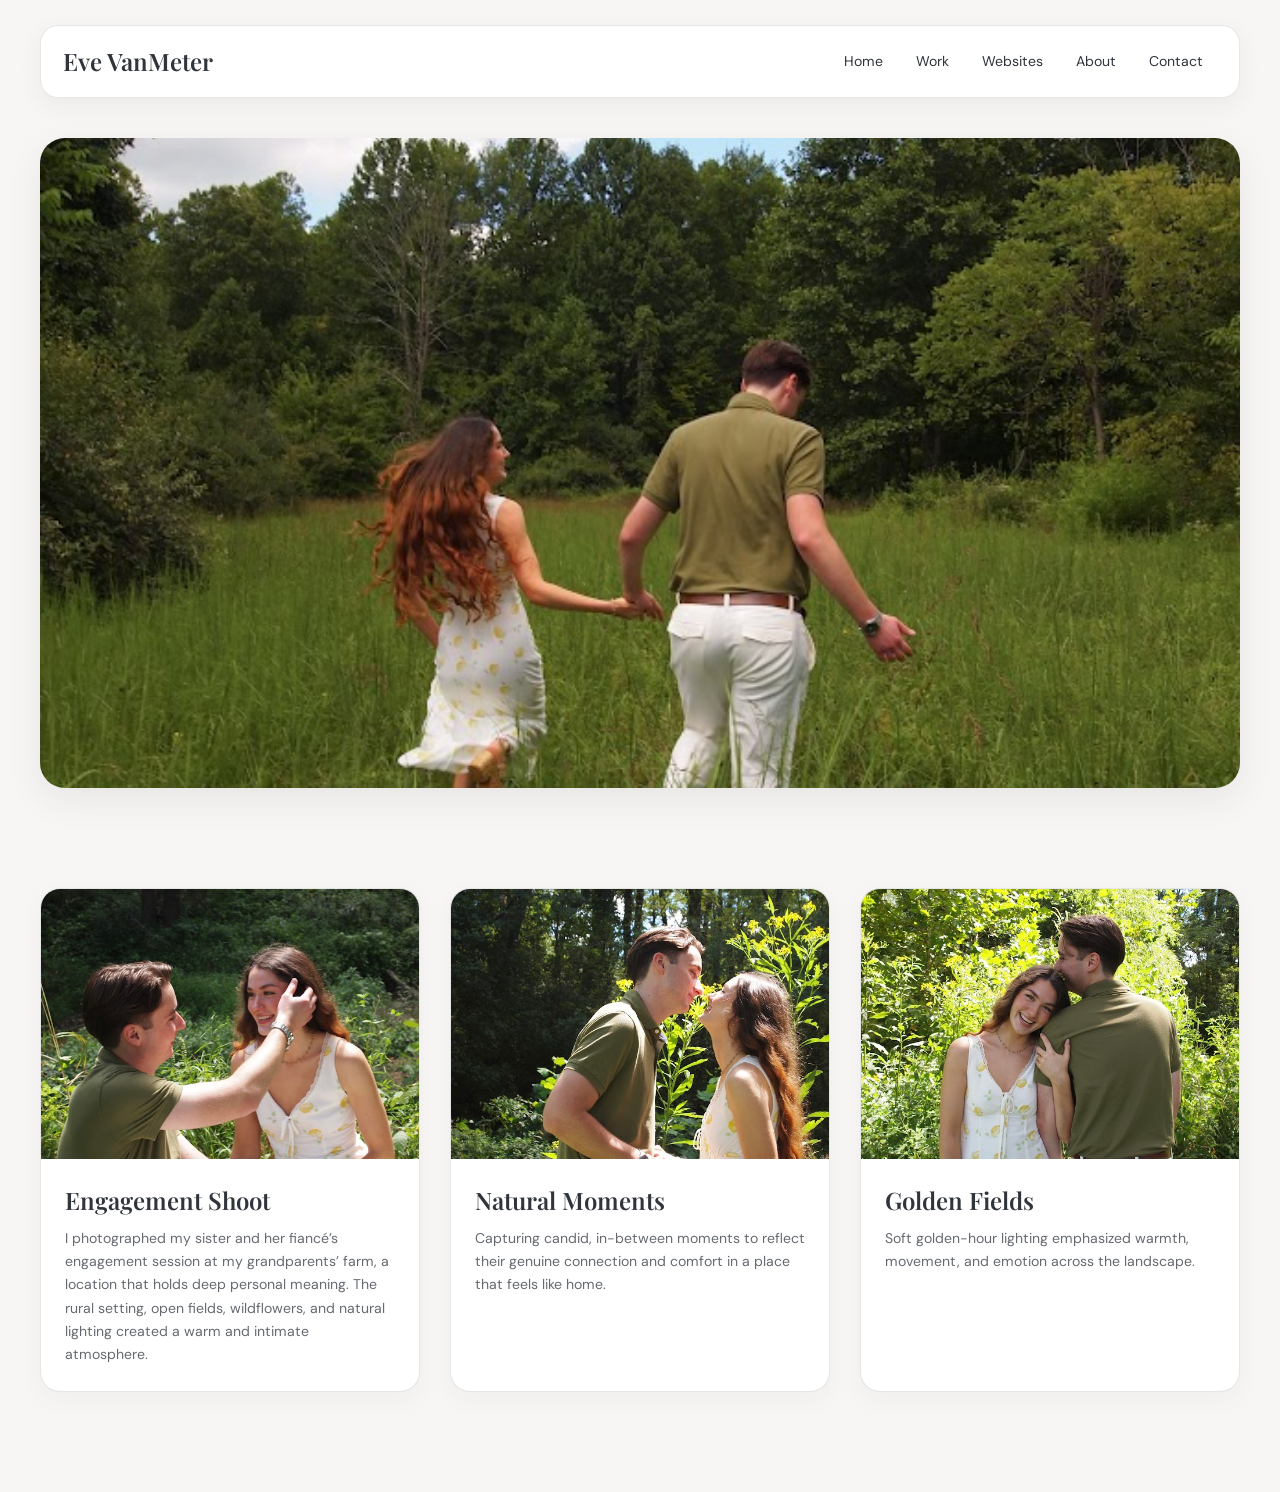
<file: index.html>
<!doctype html>
<html>
  <head>
    <title>Eve VanMeter</title>
    <link rel="stylesheet" href="styles.css" />
  </head>

  <body>
    <!-- NAV -->
    <nav>
      <h1 class="logo">Eve VanMeter</h1>

      <ul>
        <li><a href="index.html">Home</a></li>
        <li><a href="photos.html">Work</a></li>
        <li><a href="websites.html">Websites</a></li>
        <li><a href="about.html">About</a></li>
        <li><a href="contact.html">Contact</a></li>
      </ul>
    </nav>

    <div class="page">
      <!-- HERO -->
      <section class="hero-image">
        <img src="images/image.png" alt="Hero Image" />
      </section>

      <!-- HOME GALLERY -->
      <section class="home-gallery">
        <div class="gallery-item">
          <img src="images/IMG_4433 (1).JPG" alt="Engagement 1" />

          <div class="text-box">
            <h3>Engagement Shoot</h3>
            <p>
              I photographed my sister and her fiancé’s engagement session at my
              grandparents’ farm, a location that holds deep personal meaning.
              The rural setting, open fields, wildflowers, and natural lighting
              created a warm and intimate atmosphere.
            </p>
          </div>
        </div>

        <div class="gallery-item">
          <img src="images/IMG_4434.JPG" alt="Engagement 2" />

          <div class="text-box">
            <h3>Natural Moments</h3>
            <p>
              Capturing candid, in-between moments to reflect their genuine
              connection and comfort in a place that feels like home.
            </p>
          </div>
        </div>

        <div class="gallery-item">
          <img src="images/IMG_4444.JPG" alt="Engagement 3" />

          <div class="text-box">
            <h3>Golden Fields</h3>
            <p>
              Soft golden-hour lighting emphasized warmth, movement, and emotion
              across the landscape.
            </p>
          </div>
        </div>
      </section>
    </div>

    <!-- LIGHTBOX -->
    <div class="lightbox" id="lightbox">
      <img id="lightbox-img" />
    </div>

    <!-- SCRIPT -->
    <script>
      const lightbox = document.getElementById("lightbox");
      const lightboxImg = document.getElementById("lightbox-img");

      document.querySelectorAll(".home-gallery img").forEach((img) => {
        img.addEventListener("click", () => {
          lightbox.style.display = "flex";
          lightboxImg.src = img.src;
        });
      });

      lightbox.addEventListener("click", () => {
        lightbox.style.display = "none";
      });
    </script>
  </body>
</html>
</file>
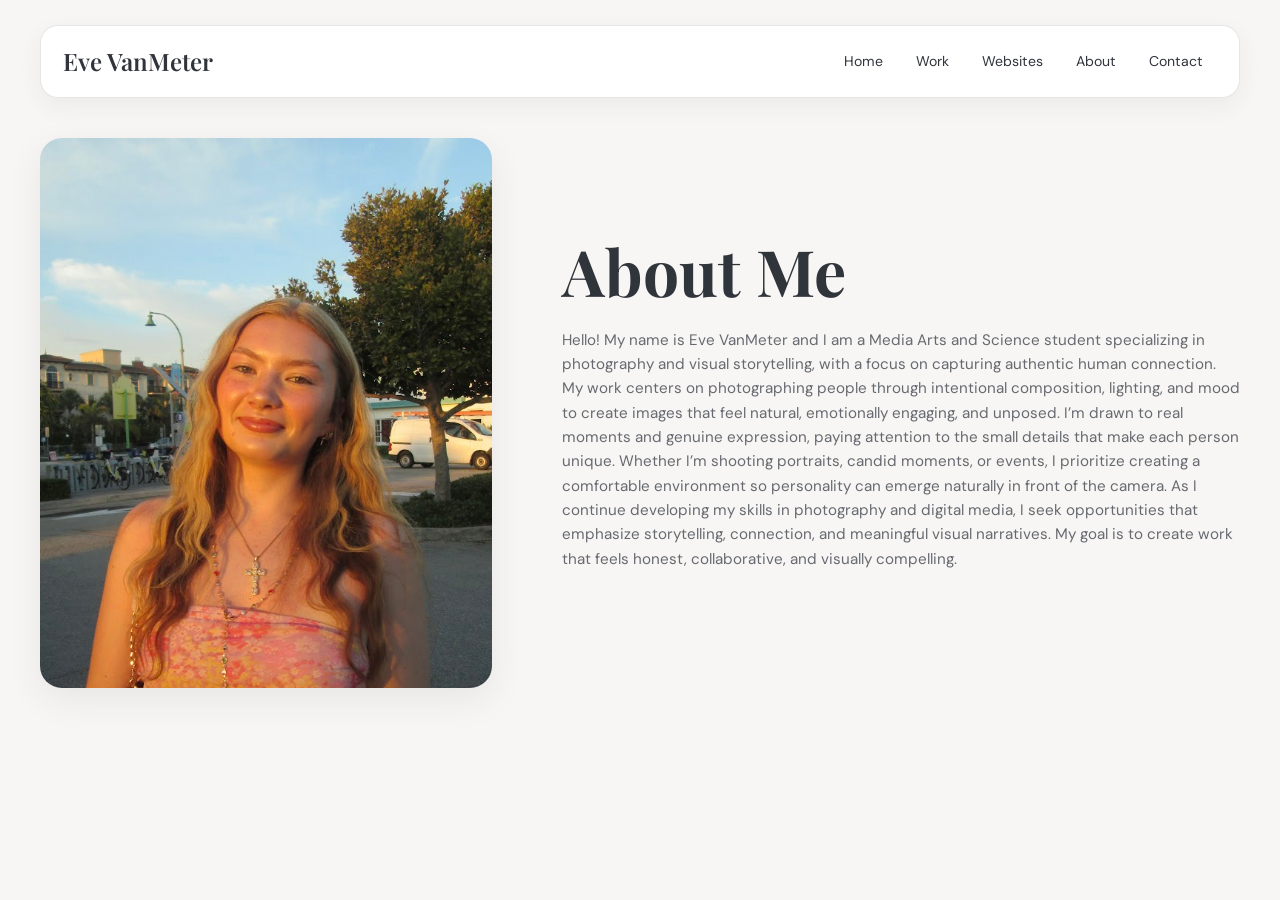
<file: about.html>
<!doctype html>
<html>
  <head>
    <title>About</title>
    <link rel="stylesheet" href="styles.css" />
  </head>
  <body>
    <nav>
           <h1 class="logo">Eve VanMeter</h1>
      <ul>
        <li><a href="index.html">Home</a></li>
        <li><a href="photos.html">Work</a></li>
        <li><a href="websites.html">Websites</a></li>
        <li><a href="about.html">About</a></li>
        <li><a href="contact.html">Contact</a></li>
      </ul>
    </nav>

   <div class="page">
    <div class="about-container">
        <img src="images/IMG_0589 (2).JPG" alt="Portrait of me">

        <div class="about-text">
            <h2>About Me</h2>
            <p>
                Hello! My name is Eve VanMeter and I am a Media Arts and Science student specializing in photography and visual storytelling, with a focus on capturing authentic human connection. My work centers on photographing people through intentional composition, lighting, and mood to create images that feel natural, emotionally engaging, and unposed.
I’m drawn to real moments and genuine expression, paying attention to the small details that make each person unique. Whether I’m shooting portraits, candid moments, or events, I prioritize creating a comfortable environment so personality can emerge naturally in front of the camera.
As I continue developing my skills in photography and digital media, I seek opportunities that emphasize storytelling, connection, and meaningful visual narratives. My goal is to create work that feels honest, collaborative, and visually compelling.

        </p>
      </div>
    </div>
  </body>
</html>
</file>
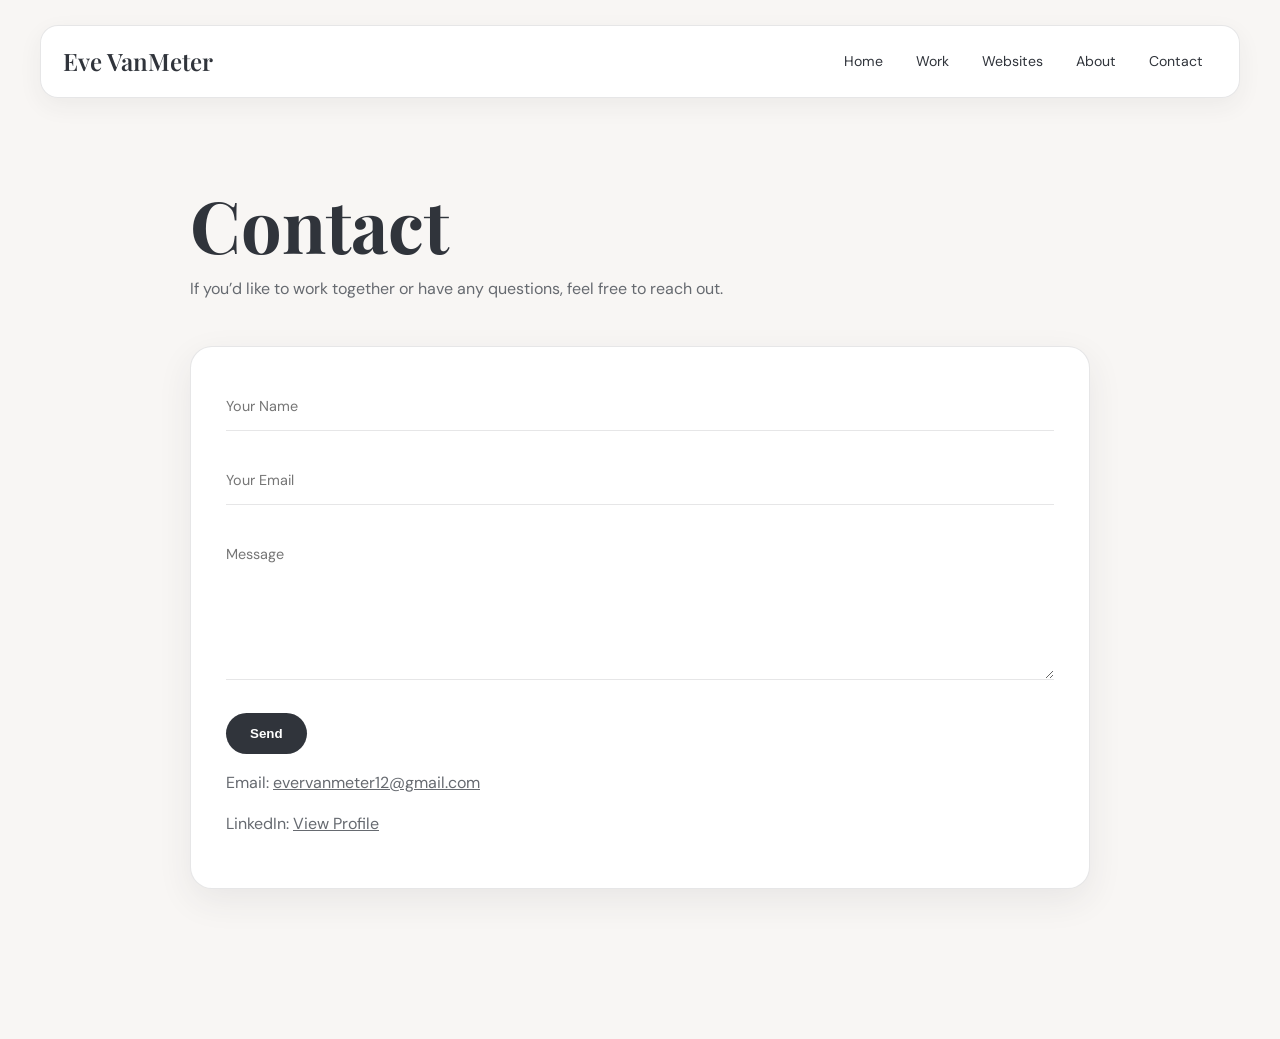
<file: contact.html>
<!doctype html>
<html>
  <head>
    <title>Contact</title>
    <link rel="stylesheet" href="styles.css" />
  </head>
  <body>
    <!-- NAV -->
    <nav>
      <h1 class="logo">Eve VanMeter</h1>
      <ul>
        <li><a href="index.html">Home</a></li>
        <li><a href="photos.html">Work</a></li>
        <li><a href="websites.html">Websites</a></li>
        <li><a href="about.html">About</a></li>
        <li><a href="contact.html">Contact</a></li>
      </ul>
    </nav>

    <div class="page">
      <div class="contact-container">
        <h2>Contact</h2>
        <p>
          If you’d like to work together or have any questions, feel free to
          reach out.
        </p>

        <form>
          <input type="text" placeholder="Your Name" />
          <input type="email" placeholder="Your Email" />
          <textarea placeholder="Message"></textarea>
          <button type="submit">Send</button>
          <div class="contact-info">
            <p>
              Email:
              <a href="mailto:yourname@email.com">evervanmeter12@gmail.com</a>
            </p>
            <p>
              LinkedIn:
              <a
                href="https://www.linkedin.com/in/evevanmeter448219"
                target="_blank"
                >View Profile</a
              >
            </p>
          </div>
        </form>
      </div>
    </div>
  </body>
</html>
</file>
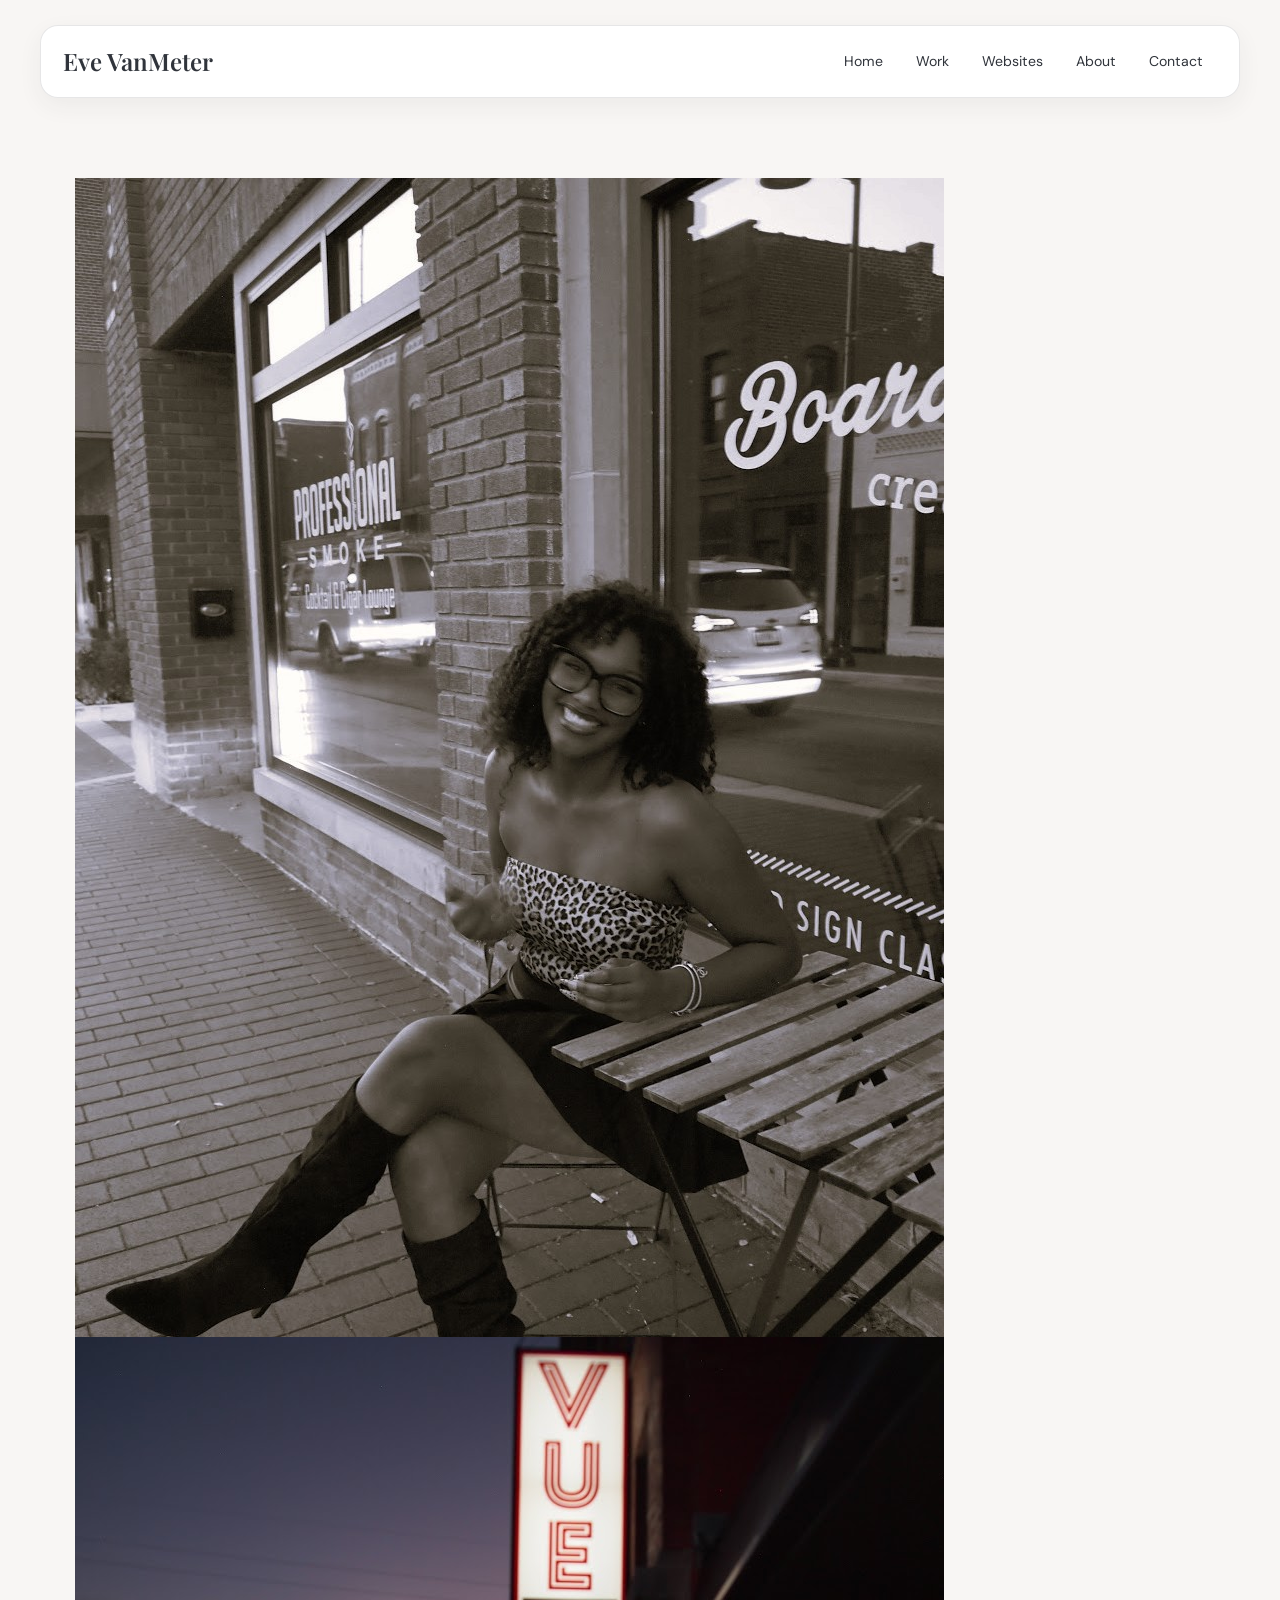
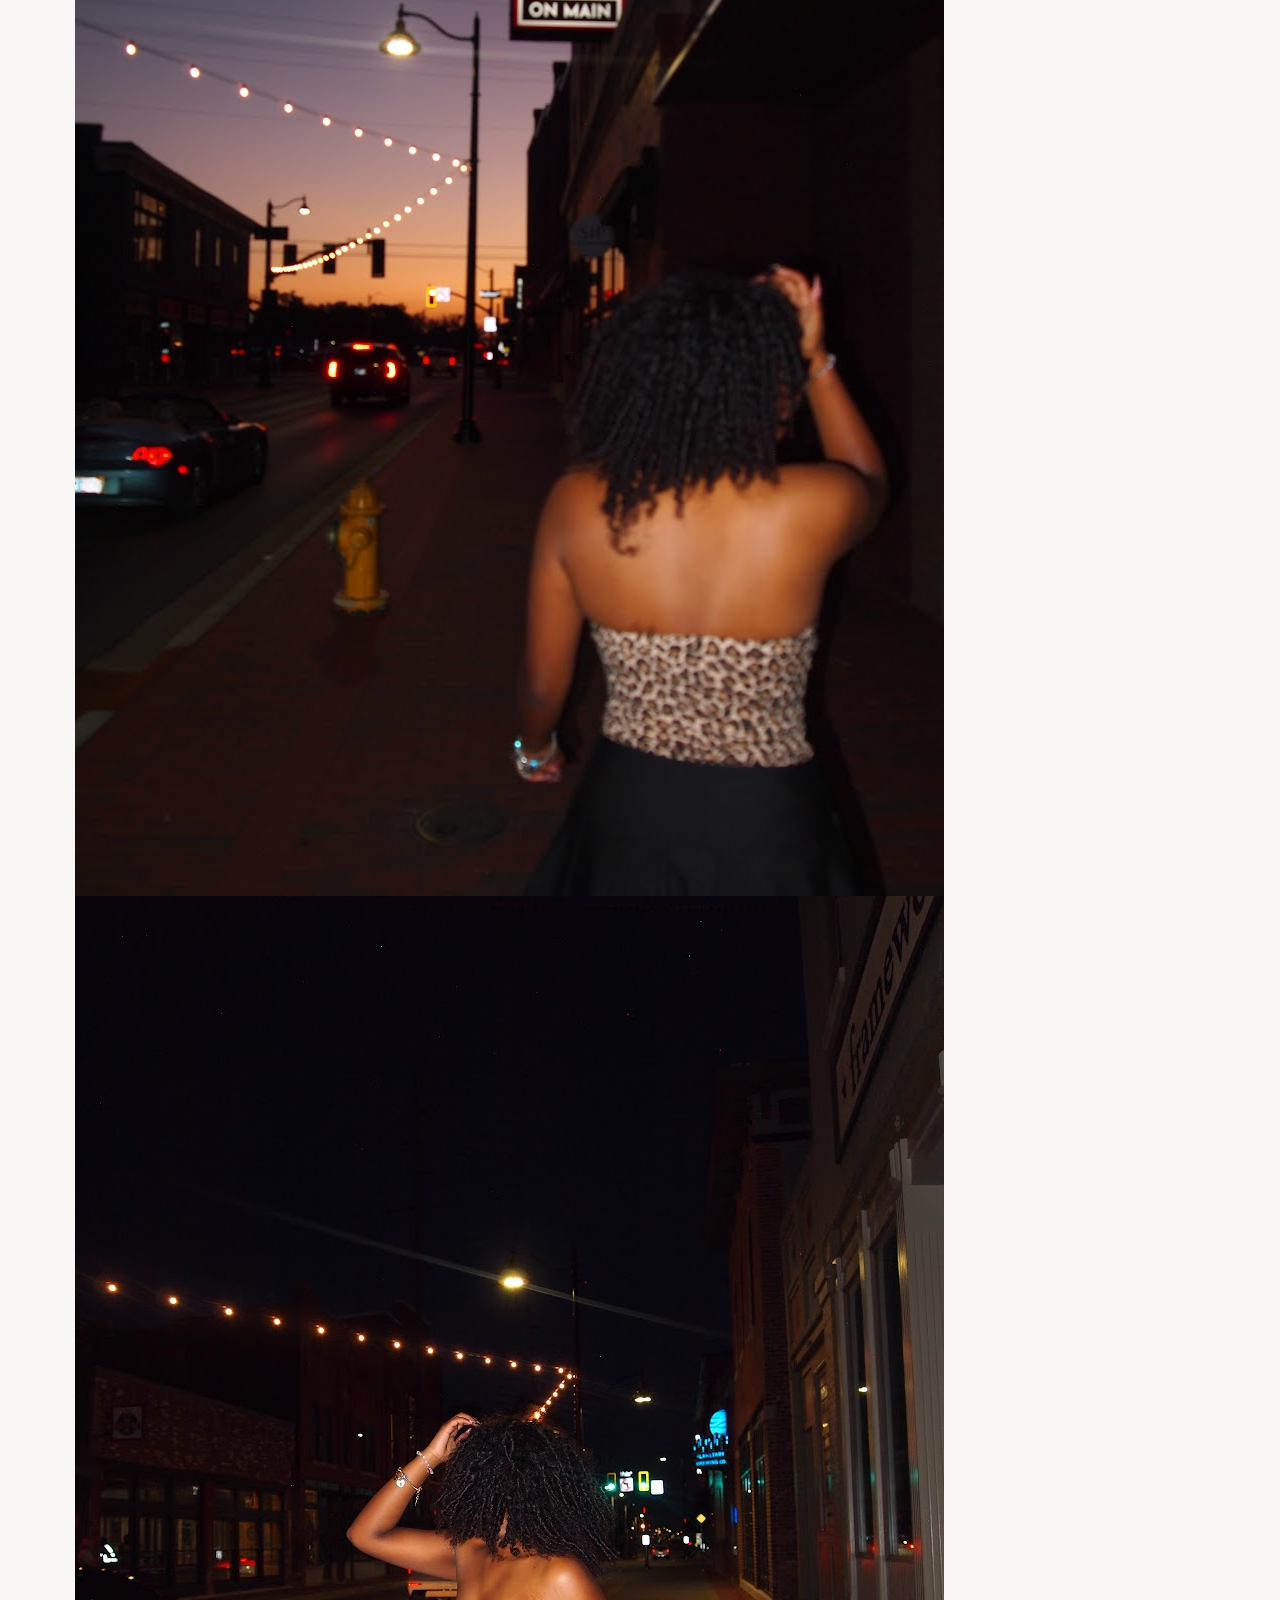
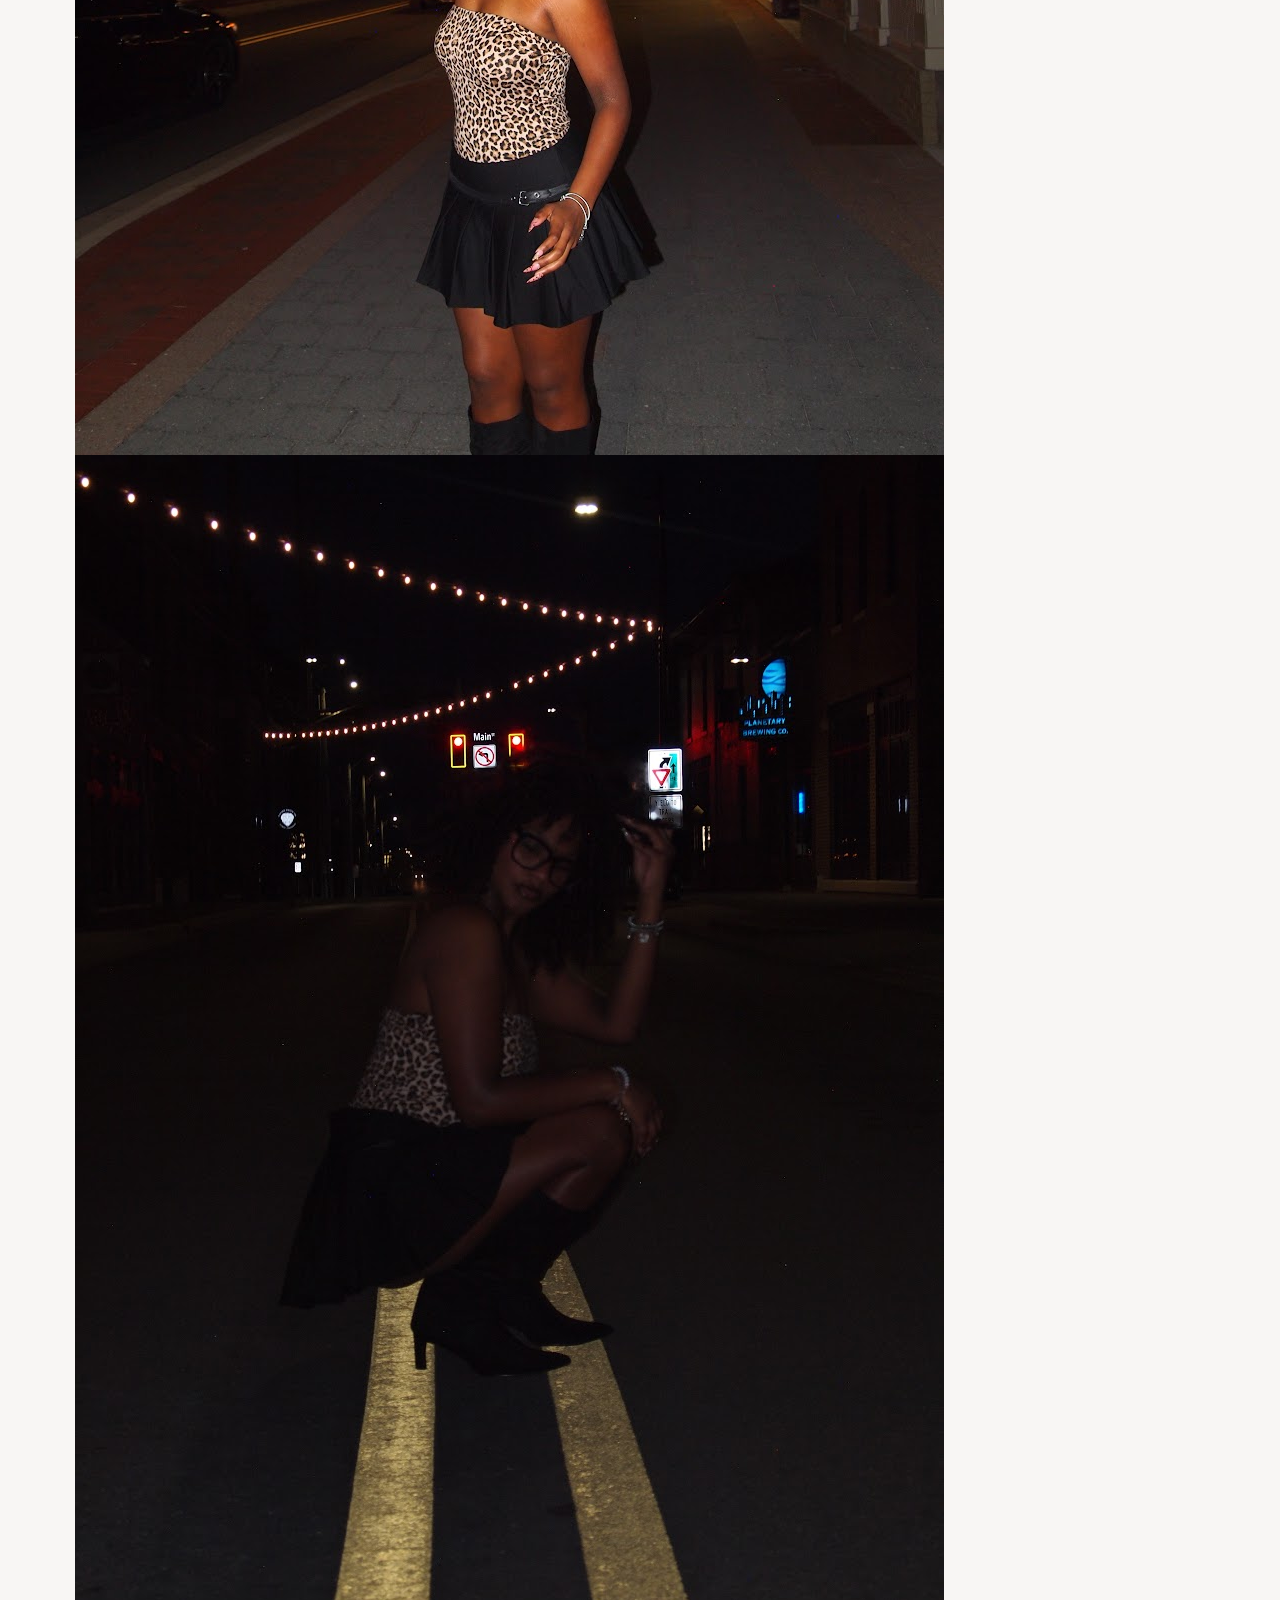
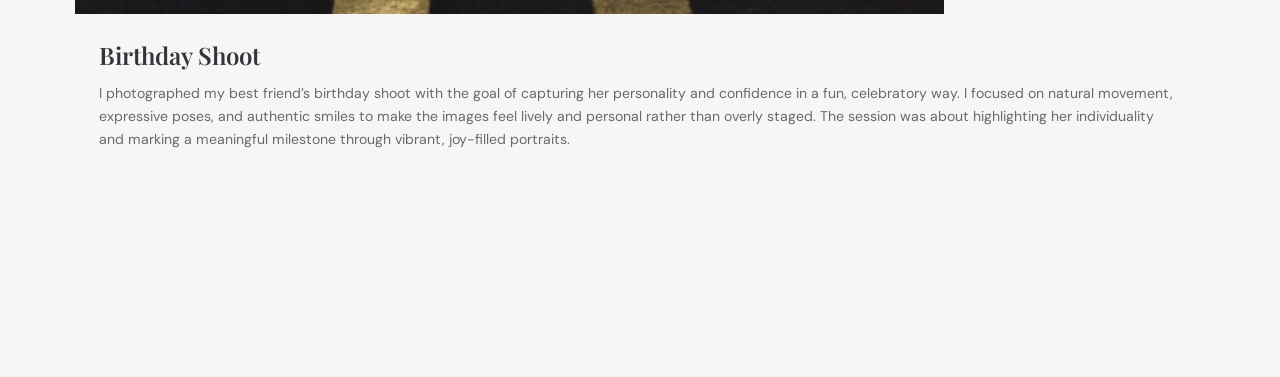
<file: photos.html>
<!doctype html>
<html>
  <head>
    <title>Photos</title>
    <link rel="stylesheet" href="styles.css" />
  </head>
  <body>
    <!-- NAV -->
    <nav>
      <h1 class="logo">Eve VanMeter</h1>
      <ul>
        <li><a href="index.html">Home</a></li>
        <li><a href="photos.html">Work</a></li>
        <li><a href="websites.html">Websites</a></li>
        <li><a href="about.html">About</a></li>
        <li><a href="contact.html">Contact</a></li>
      </ul>
    </nav>

    <div class="page">
      <!-- GALLERY -->
      <div class="page">
        <div class="gallery">
          <img src="images/IMG_4422.JPG" />
          <img src="images/IMG_4423.JPG" />
          <img src="images/IMG_4424.JPG" />
          <img src="images/IMG_4425.JPG" />
        </div>

        <div class="text-box">
          <h3>Birthday Shoot</h3>
          <p>
            I photographed my best friend’s birthday shoot with the goal of
            capturing her personality and confidence in a fun, celebratory way.
            I focused on natural movement, expressive poses, and authentic
            smiles to make the images feel lively and personal rather than
            overly staged. The session was about highlighting her individuality
            and marking a meaningful milestone through vibrant, joy-filled
            portraits.
          </p>
        </div>
      </div>
    </div>

    <!-- LIGHTBOX -->
    <div class="lightbox" id="lightbox">
      <img id="lightbox-img" />
    </div>

    <!-- SCRIPT -->
    <script>
      const lightbox = document.getElementById("lightbox");
      const lightboxImg = document.getElementById("lightbox-img");

      document.querySelectorAll(".gallery img").forEach((img) => {
        img.addEventListener("click", () => {
          lightbox.style.display = "flex";
          lightboxImg.src = img.src;
        });
      });

      lightbox.addEventListener("click", () => {
        lightbox.style.display = "none";
      });
    </script>
  </body>
</html>
</file>
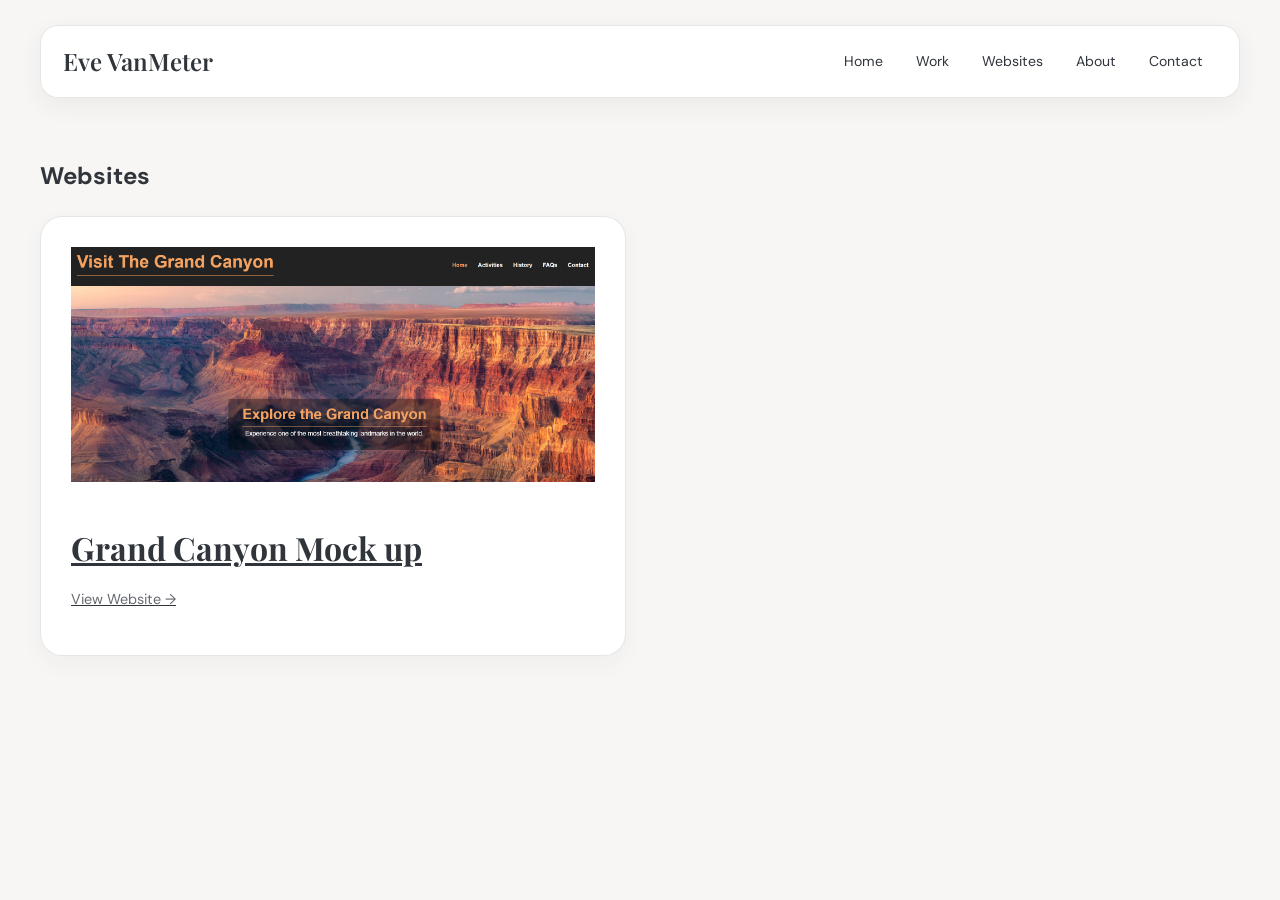
<file: websites.html>
<!doctype html>
<html>
  <head>
    <title>Websites | Eve VanMeter</title>
    <link rel="stylesheet" href="styles.css" />
  </head>

  <body>
    <!-- NAV -->
    <nav>
      <h1 class="logo">Eve VanMeter</h1>

      <ul>
        <li><a href="index.html">Home</a></li>
        <li><a href="photos.html">Work</a></li>
        <li><a href="websites.html">Websites</a></li>
        <li><a href="about.html">About</a></li>
        <li><a href="contact.html">Contact</a></li>
      </ul>
    </nav>

    <div class="page">
      <!-- WEBSITES -->
      <section class="websites">
        <h2>Websites</h2>

        <div class="website-grid">
          <!-- WEBSITE 1 -->
          <a
            href="https://ervanmet.github.io/team-project/"
            target="_blank"
            class="website-card"
          >
            <div class="website-image">
              <img
                src="images/Screenshot 2026-08-27 164458.png"
                alt="Website 1"
              />
            </div>

            <div class="website-info">
              <h3>Grand Canyon Mock up</h3>
              <p>View Website →</p>
            </div>
          </a>
        </div>
      </section>
    </div>
  </body>
</html>
</file>
<file: styles.css>
@import url("https://fonts.googleapis.com/css2?family=DM+Sans:wght@400;500;600&family=Playfair+Display:ital,wght@0,500;0,600;0,700;1,500;1,600&display=swap");

/* =========================================
   COLORS
========================================= */

:root {
  --blue: #8391a3;
  --light-blue: #c9dfe5;
  --lavender: #c0bfcf;
  --cream: #eae2dd;
  --mist: #d0d9e2;

  --dark: #30343b;
  --gray: #666a70;

  --white: #ffffff;
  --background: #f8f6f4;

  --border: rgba(48, 52, 59, 0.12);

  --shadow: 0 12px 35px rgba(48, 52, 59, 0.08);
}

/* =========================================
   RESET
========================================= */

* {
  box-sizing: border-box;
}

html {
  scroll-behavior: smooth;
}

body {
  margin: 0;
  background: var(--background);
  color: var(--dark);
  font-family: "DM Sans", sans-serif;
  line-height: 1.6;
}

img {
  display: block;
  max-width: 100%;
}

a {
  color: inherit;
}

/* =========================================
   NAVIGATION
========================================= */

nav {
  width: calc(100% - 70px);
  max-width: 1200px;

  margin: 25px auto 0;

  padding: 15px 22px;

  display: flex;
  align-items: center;
  justify-content: space-between;

  background: rgba(255, 255, 255, 0.96);

  border: 1px solid var(--border);
  border-radius: 18px;

  box-shadow: 0 8px 25px rgba(48, 52, 59, 0.06);

  /* Makes the nav scroll away */
  position: relative;
  z-index: 10;
}

.logo {
  margin: 0;

  font-family: "Playfair Display", serif;

  font-size: 1.5rem;

  font-weight: 600;
}

nav ul {
  display: flex;

  gap: 5px;

  margin: 0;
  padding: 0;

  list-style: none;
}

nav ul li {
  margin: 0;
  padding: 0;
}

nav ul li a {
  display: block;

  padding: 9px 14px;

  text-decoration: none;

  color: var(--dark);

  font-size: 0.88rem;

  border-radius: 50px;

  transition: 0.25s ease;
}

nav ul li a:hover {
  background: var(--light-blue);
}

/* =========================================
   PAGE
========================================= */

.page {
  width: calc(100% - 70px);
  max-width: 1200px;

  margin: 0 auto;

  padding: 40px 0 100px;
}

/* =========================================
   ⭐ HERO IMAGE ⭐
========================================= */

/*
   THIS is the class your index.html actually uses.

   The image will now stretch across the entire
   width of your portfolio.
*/

.hero-image {
  width: 100%;

  height: 650px;

  margin: 0 0 100px;

  overflow: hidden;

  border-radius: 25px;

  box-shadow: var(--shadow);
}

.hero-image img {
  width: 100%;

  height: 100%;

  display: block;

  object-fit: cover;

  object-position: center;
}

/* =========================================
   HOME GALLERY
========================================= */

.home-gallery {
  display: grid;

  grid-template-columns: repeat(3, 1fr);

  gap: 30px;

  margin-top: 20px;
}

/* Each photo card */

.gallery-item {
  overflow: hidden;

  background: var(--white);

  border: 1px solid var(--border);

  border-radius: 20px;

  box-shadow: 0 8px 25px rgba(48, 52, 59, 0.04);

  transition:
    transform 0.3s ease,
    box-shadow 0.3s ease;
}

.gallery-item:hover {
  transform: translateY(-5px);

  box-shadow: var(--shadow);
}

/* Gallery photos */

.gallery-item > img {
  width: 100%;

  height: 270px;

  object-fit: cover;

  cursor: pointer;
}

/* Text underneath */

.text-box {
  padding: 22px 24px 25px;
}

.text-box h3 {
  margin: 0 0 8px;

  font-family: "Playfair Display", serif;

  font-size: 1.5rem;

  font-weight: 600;
}

.text-box p {
  margin: 0;

  color: var(--gray);

  font-size: 0.88rem;

  line-height: 1.65;
}

/* =========================================
   WORK / PHOTOGRAPHY PAGE
========================================= */

/*
   These styles will also work if your
   photos.html uses common gallery/image
   layouts.
*/

.photo-gallery {
  display: grid;

  grid-template-columns: repeat(3, 1fr);

  gap: 25px;

  margin-top: 40px;
}

.photo-gallery img {
  width: 100%;

  height: 260px;

  object-fit: cover;

  border-radius: 16px;

  cursor: pointer;

  transition: 0.3s ease;
}

.photo-gallery img:hover {
  transform: translateY(-5px);

  box-shadow: var(--shadow);
}

/* =========================================
   ABOUT
========================================= */

.about-container {
  display: grid;

  grid-template-columns: 0.8fr 1.2fr;

  gap: 70px;

  align-items: center;
}

.about-container img {
  width: 100%;

  height: 550px;

  object-fit: cover;

  border-radius: 22px;

  box-shadow: var(--shadow);
}

.about-text h2 {
  margin: 0 0 25px;

  font-family: "Playfair Display", serif;

  font-size: 4rem;

  line-height: 1;
}

.about-text p {
  color: var(--gray);

  font-size: 0.95rem;
}

/* =========================================
   SKILLS
========================================= */

.skills {
  display: flex;

  flex-wrap: wrap;

  gap: 8px;

  margin-top: 25px;
}

.skill {
  padding: 7px 12px;

  background: var(--light-blue);

  border-radius: 50px;

  font-size: 0.75rem;
}

/* =========================================
   CONTACT
========================================= */

.contact-container {
  max-width: 900px;

  margin: 50px auto;
}

.contact-container h2 {
  margin: 0 0 15px;

  font-family: "Playfair Display", serif;

  font-size: 4.5rem;

  line-height: 1;
}

.contact-container p {
  max-width: 550px;

  color: var(--gray);
}

.contact-container form {
  margin-top: 45px;

  padding: 35px;

  background: var(--white);

  border: 1px solid var(--border);

  border-radius: 22px;

  box-shadow: var(--shadow);
}

input,
textarea {
  width: 100%;

  padding: 15px 0;

  margin-bottom: 25px;

  background: transparent;

  border: 0;

  border-bottom: 1px solid var(--border);

  outline: none;

  font-family: "DM Sans", sans-serif;

  font-size: 0.9rem;
}

textarea {
  min-height: 150px;

  resize: vertical;
}

input:focus,
textarea:focus {
  border-bottom-color: var(--blue);
}

button {
  padding: 13px 24px;

  border: 0;

  border-radius: 50px;

  background: var(--dark);

  color: white;

  font-weight: 600;

  cursor: pointer;
}

/* =========================================
   CODING / WEBSITE CARDS
========================================= */

.websites-section {
  margin-top: 120px;
}

.website-intro {
  max-width: 680px;

  margin-bottom: 45px;
}

.website-intro h2 {
  margin: 0 0 15px;

  font-family: "Playfair Display", serif;

  font-size: 4rem;

  line-height: 1;
}

.website-intro h2 em {
  color: var(--blue);

  font-style: italic;
}

.website-intro p {
  color: var(--gray);
}

.website-grid {
  display: grid;

  grid-template-columns: repeat(2, 1fr);

  gap: 28px;
}

.website-card {
  min-height: 300px;

  padding: 30px;

  background: white;

  border: 1px solid var(--border);

  border-radius: 22px;

  box-shadow: 0 8px 25px rgba(48, 52, 59, 0.04);

  transition: 0.3s ease;
}

.website-card:hover {
  transform: translateY(-5px);

  box-shadow: var(--shadow);
}

.website-number {
  color: var(--blue);

  font-size: 0.7rem;

  font-weight: 600;

  letter-spacing: 0.15em;
}

.website-card h3 {
  margin: 40px 0 10px;

  font-family: "Playfair Display", serif;

  font-size: 2rem;
}

.website-card p {
  color: var(--gray);

  font-size: 0.9rem;
}

.website-tags {
  display: flex;

  flex-wrap: wrap;

  gap: 7px;

  margin: 20px 0;
}

.website-tag {
  padding: 5px 10px;

  border: 1px solid var(--border);

  border-radius: 50px;

  font-size: 0.7rem;
}

.website-link {
  display: inline-block;

  color: var(--dark);

  text-decoration: none;

  font-size: 0.84rem;

  font-weight: 600;

  border-bottom: 1px solid var(--dark);
}

/* =========================================
   LIGHTBOX
========================================= */

.lightbox {
  display: none;

  position: fixed;

  inset: 0;

  z-index: 100;

  align-items: center;

  justify-content: center;

  padding: 30px;

  background: rgba(20, 22, 26, 0.94);
}

.lightbox img {
  max-width: 90vw;

  max-height: 90vh;

  object-fit: contain;
}

/* =========================================
   FOOTER
========================================= */

footer {
  width: calc(100% - 70px);

  max-width: 1200px;

  margin: 0 auto;

  padding: 30px 0 45px;

  border-top: 1px solid var(--border);

  color: #85888d;

  font-size: 0.78rem;
}

/* =========================================
   TABLET
========================================= */

@media (max-width: 850px) {
  nav {
    width: calc(100% - 30px);
  }

  nav ul li a {
    padding: 8px 9px;

    font-size: 0.75rem;
  }

  .page {
    width: calc(100% - 30px);
  }

  /* Hero */

  .hero-image {
    height: 550px;

    border-radius: 20px;
  }

  /* Home gallery */

  .home-gallery {
    grid-template-columns: 1fr;

    gap: 25px;
  }

  .gallery-item > img {
    height: 320px;
  }

  /* Websites */

  .website-grid {
    grid-template-columns: 1fr;
  }

  /* About */

  .about-container {
    grid-template-columns: 1fr;

    gap: 40px;
  }

  .about-container img {
    height: 450px;
  }
}

/* =========================================
   PHONE
========================================= */

@media (max-width: 550px) {
  nav {
    width: calc(100% - 20px);

    padding: 11px;
  }

  .logo {
    font-size: 1rem;
  }

  nav ul {
    gap: 0;
  }

  nav ul li a {
    padding: 7px;

    font-size: 0.67rem;
  }

  .page {
    width: calc(100% - 20px);

    padding-top: 25px;
  }

  /* Hero */

  .hero-image {
    height: 450px;

    margin-bottom: 70px;

    border-radius: 18px;
  }

  .hero-image img {
    object-position: center;
  }

  /* Gallery */

  .home-gallery {
    grid-template-columns: 1fr;

    gap: 25px;
  }

  .gallery-item > img {
    height: 280px;
  }

  .text-box {
    padding: 20px;
  }

  /* Work gallery */

  .photo-gallery {
    grid-template-columns: 1fr;

    gap: 20px;
  }

  .photo-gallery img {
    height: 280px;
  }

  /* Websites */

  .website-card {
    padding: 25px;

    min-height: auto;
  }

  .website-card h3 {
    font-size: 1.7rem;
  }

  /* About */

  .about-container img {
    height: 400px;
  }

  .about-text h2 {
    font-size: 3rem;
  }

  /* Contact */

  .contact-container h2 {
    font-size: 3.2rem;
  }

  .contact-container form {
    padding: 25px;
  }

  /* Footer */

  footer {
    width: calc(100% - 20px);
  }
}
</file>
